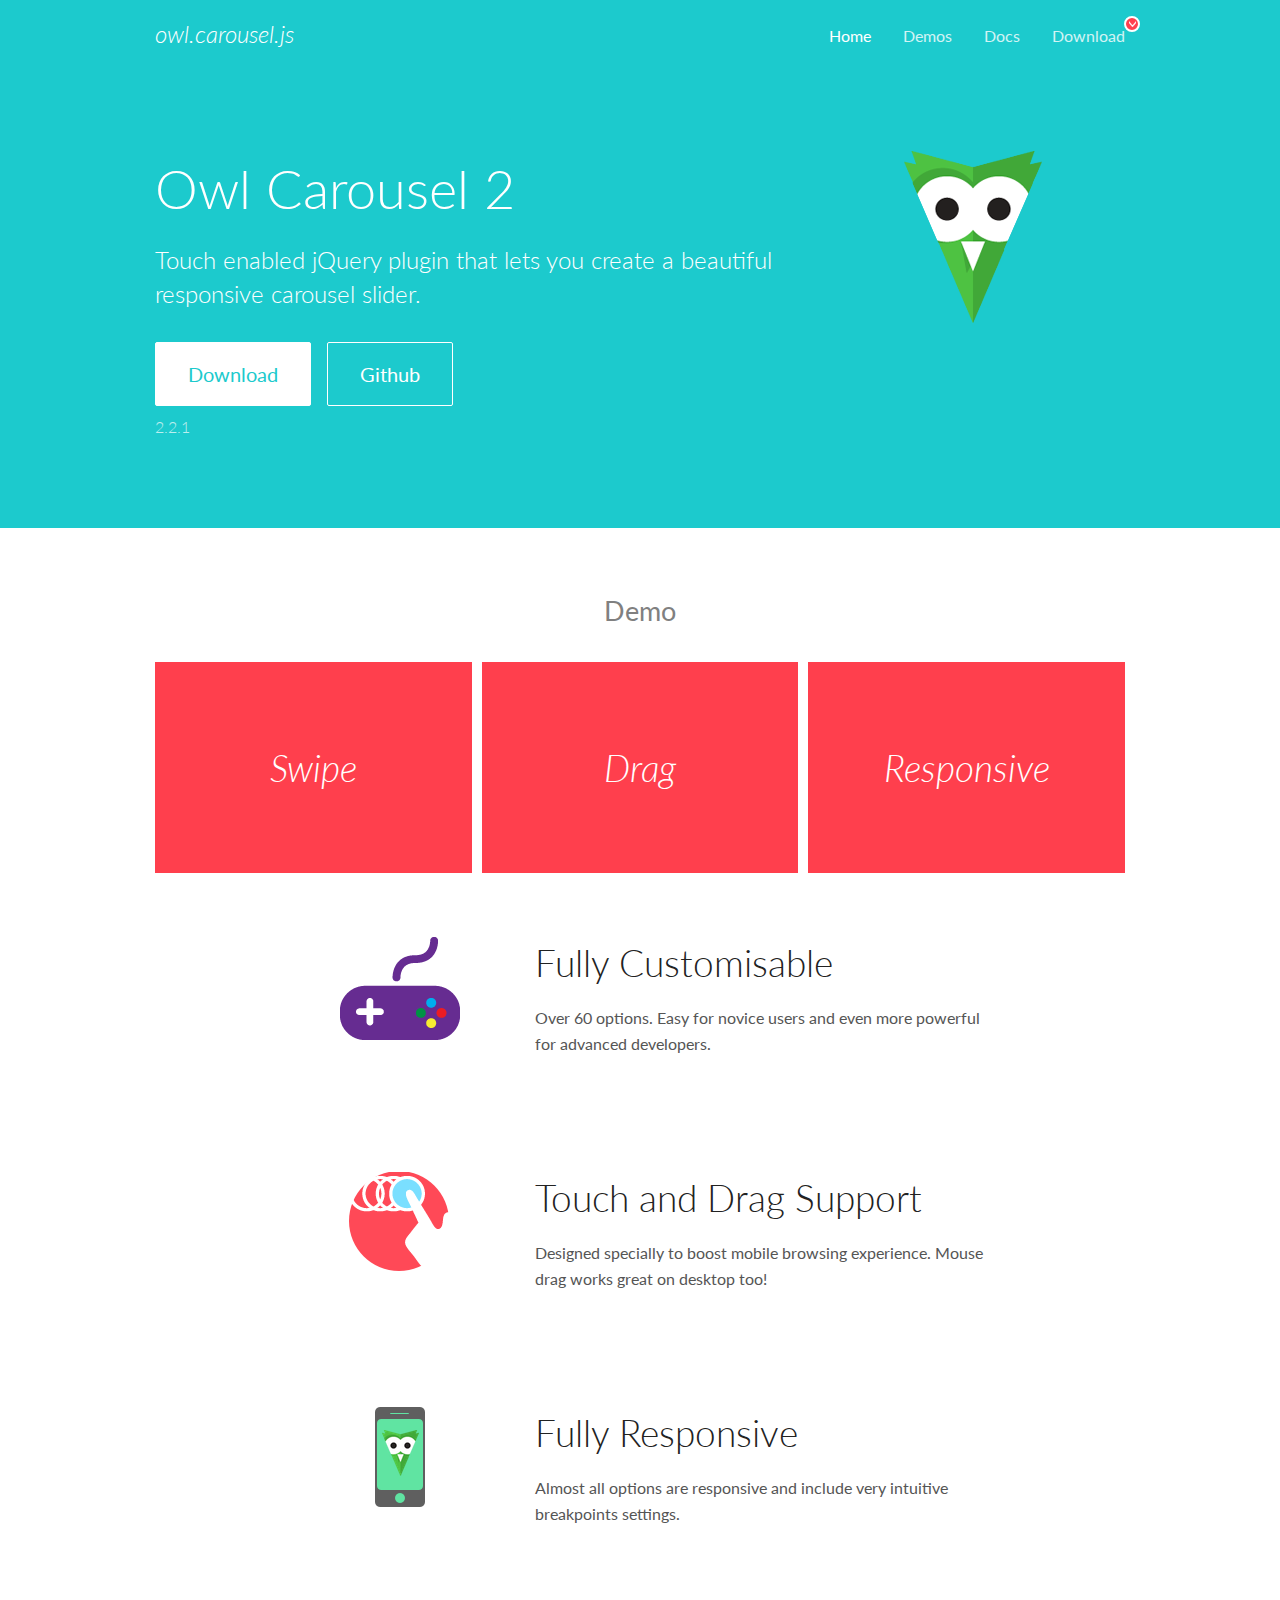
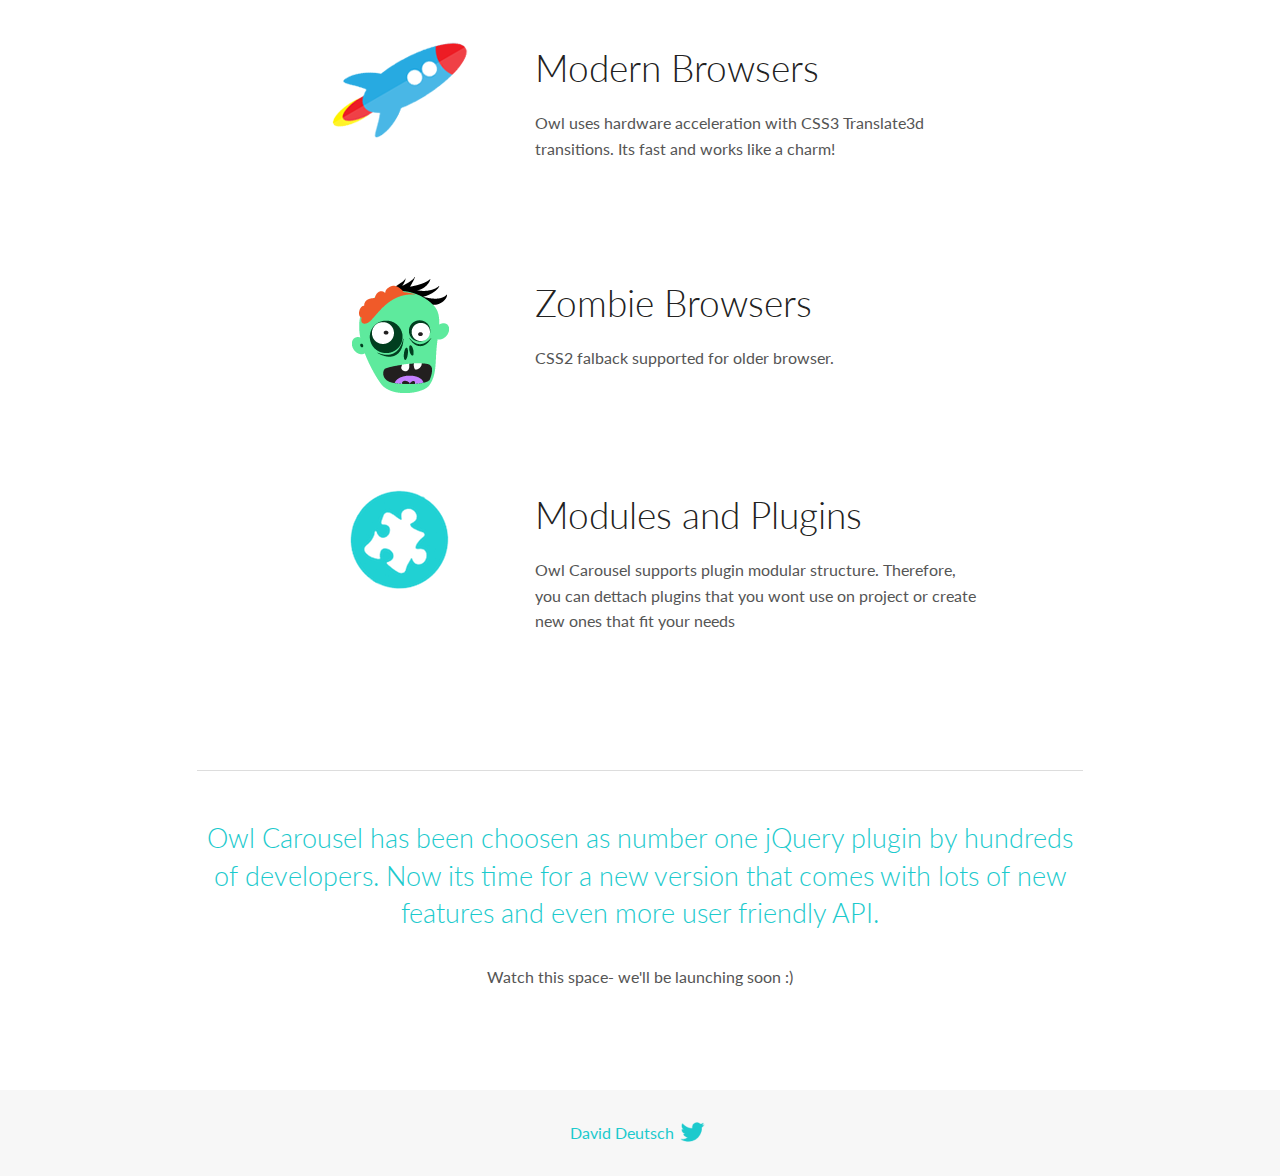
<file: lib/owl.carousel/docs/index.html>
<!DOCTYPE html>
<html lang="en">
  <head>

    <!-- head -->
    <meta charset="utf-8">
    <meta name="msapplication-tap-highlight" content="no" />
    <meta name="viewport" content="width=device-width, initial-scale=1.0" />
    <meta name="description" content="Touch enabled jQuery plugin that lets you create beautiful responsive carousel slider.">
    <meta name="author" content="David Deutsch">
    <title>
      Home | Owl Carousel | 2.2.1
    </title>

    <!-- Stylesheets -->
    <link href='https://fonts.googleapis.com/css?family=Lato:300,400,700,400italic,300italic' rel='stylesheet' type='text/css'>
    <link rel="stylesheet" href="assets/css/docs.theme.min.css">

    <!-- Owl Stylesheets -->
    <link rel="stylesheet" href="assets/owlcarousel/assets/owl.carousel.min.css">
    <link rel="stylesheet" href="assets/owlcarousel/assets/owl.theme.default.min.css">

    <!-- HTML5 shim and Respond.js IE8 support of HTML5 elements and media queries -->

    <!--[if lt IE 9]>
      <script src="https://oss.maxcdn.com/libs/html5shiv/3.7.0/html5shiv.js"></script>
      <script src="https://oss.maxcdn.com/libs/respond.js/1.3.0/respond.min.js"></script>
    <![endif]-->

    <!-- Favicons -->
    <link rel="apple-touch-icon-precomposed" sizes="144x144" href="assets/ico/apple-touch-icon-144-precomposed.png">
    <link rel="shortcut icon" href="assets/ico/favicon.png">
    <link rel="shortcut icon" href="favicon.ico">

    <!-- Yeah i know js should not be in header. Its required for demos.-->

    <!-- javascript -->
    <script src="assets/vendors/jquery.min.js"></script>
    <script src="assets/owlcarousel/owl.carousel.js"></script>
  </head>
  <body>

    <!-- header -->
    <header class="header">
      <div class="row">
        <div class="large-12 columns">
          <div class="brand left">
            <h3>
              <a href="/OwlCarousel2/">owl.carousel.js</a> 
            </h3>
          </div>
          <a id="toggle-nav" class="right">
            <span></span> <span></span> <span></span> 
          </a> 
          <div class="nav-bar">
            <ul class="clearfix">
              <li class="active">
                <a href="/OwlCarousel2/index.html">Home</a> 
              </li>
              <li> <a href="/OwlCarousel2/demos/demos.html">Demos</a>  </li>
              <li> <a href="/OwlCarousel2/docs/started-welcome.html">Docs</a>  </li>
              <li>
                <a href="https://github.com/OwlCarousel2/OwlCarousel2/archive/2.2.1.zip">Download</a> 
                <span class="download"></span> 
              </li>
            </ul>
          </div>
        </div>
      </div>
    </header>

    <!-- home panel -->
    <section id="hero">
      <div class="row">
        <div class="large-8 medium-8 columns">
          <h1>Owl Carousel 2</h1>
          <h4>Touch enabled jQuery plugin that lets you create a beautiful responsive carousel slider.</h4>
          <a href="https://github.com/OwlCarousel2/OwlCarousel2/archive/2.2.1.zip" class="hero-button">Download</a> 
          <a href="https://github.com/OwlCarousel2/OwlCarousel2" class="hero-button outline">Github</a> 
          <p>2.2.1</p>
        </div>
        <div class="large-4 medium-4 columns">
          <img class="owl-logo" src="assets/img/owl-logo.png" alt="mr. Owl">
        </div>
      </div>
    </section>

    <!-- body -->
    <div class="home-demo">
      <div class="row">
        <div class="large-12 columns">
          <h3>Demo</h3>
          <div class="owl-carousel">
            <div class="item">
              <h2>Swipe</h2>
            </div>
            <div class="item">
              <h2>Drag</h2>
            </div>
            <div class="item">
              <h2>Responsive</h2>
            </div>
            <div class="item">
              <h2>CSS3</h2>
            </div>
            <div class="item">
              <h2>Fast</h2>
            </div>
            <div class="item">
              <h2>Easy</h2>
            </div>
            <div class="item">
              <h2>Free</h2>
            </div>
            <div class="item">
              <h2>Upgradable</h2>
            </div>
            <div class="item">
              <h2>Tons of options</h2>
            </div>
            <div class="item">
              <h2>Infinity</h2>
            </div>
            <div class="item">
              <h2>Auto Width</h2>
            </div>
          </div>
        </div>
      </div>
    </div>
    <script>
      var owl = $('.owl-carousel');
      owl.owlCarousel({
        margin: 10,
        loop: true,
        responsive: {
          0: {
            items: 1
          },
          600: {
            items: 2
          },
          1000: {
            items: 3
          }
        }
      })
    </script>

    <!-- features -->
    <div id="features">
      <div class="row">
        <div class="small-12 medium-9 small-centered columns">
          <section class="row feature">
            <div class="medium-4 small-12 columns">
              <img src="assets/img/feature-options.png" alt="">
            </div>
            <div class="medium-8 small-12 columns">
              <h2>Fully Customisable</h2>
              <p>Over 60 options. Easy for novice users and even more powerful for advanced developers.</p>
            </div>
          </section>
          <section class="row feature">
            <div class="medium-4 small-12 columns">
              <img src="assets/img/feature-drag.png" alt="">
            </div>
            <div class="medium-8 small-12 columns">
              <h2>Touch and Drag Support</h2>
              <p>Designed specially to boost mobile browsing experience. Mouse drag works great on desktop too!</p>
            </div>
          </section>
          <section class="row feature">
            <div class="medium-4 small-12 columns">
              <img src="assets/img/feature-responsive.png" alt="">
            </div>
            <div class="medium-8 small-12 columns">
              <h2>Fully Responsive</h2>
              <p>Almost all options are responsive and include very intuitive breakpoints settings.</p>
            </div>
          </section>
          <section class="row feature">
            <div class="medium-4 small-12 columns">
              <img src="assets/img/feature-modern.png" alt="">
            </div>
            <div class="medium-8 small-12 columns">
              <h2>Modern Browsers</h2>
              <p>Owl uses hardware acceleration with CSS3 Translate3d transitions. Its fast and works like a charm! </p>
            </div>
          </section>
          <section class="row feature">
            <div class="medium-4 small-12 columns">
              <img src="assets/img/feature-zombie.png" alt="">
            </div>
            <div class="medium-8 small-12 columns">
              <h2>Zombie Browsers</h2>
              <p>CSS2 falback supported for older browser.</p>
            </div>
          </section>
          <section class="row feature">
            <div class="medium-4 small-12 columns">
              <img src="assets/img/feature-module.png" alt="">
            </div>
            <div class="medium-8 small-12 columns">
              <h2>Modules and Plugins</h2>
              <p>Owl Carousel supports plugin modular structure. Therefore, you can dettach plugins that you wont use on project or create new ones that fit your needs</p>
            </div>
          </section>
        </div>
      </div>
    </div>

    <!-- footer -->
    <section id="teaser-text">
      <div class="row">
        <div class="small-12 medium-11 small-centered columns">
          <hr>
          <h3 id="owl-carousel-has-been-choosen-as-number-one-jquery-plugin-by-hundreds-of-developers-now-its-time-for-a-new-version-that-comes-with-lots-of-new-features-and-even-more-user-friendly-api-">Owl Carousel has been choosen as number one jQuery plugin by hundreds of developers. Now its time for a new version that comes with lots of new features and even more user friendly API.</h3>
          <p>Watch this space- we&#39;ll be launching soon :)</p>
        </div>
      </div>
    </section>

    <!-- footer -->
    <footer class="footer">
      <div class="row">
        <div class="large-12 columns">
          <h5>
            <a href="/OwlCarousel2/docs/support-contact.html">David Deutsch</a> 
            <a id="custom-tweet-button" href="https://twitter.com/share?url=https://github.com/OwlCarousel2/OwlCarousel2&text=Owl Carousel - This is so awesome! " target="_blank"></a> 
          </h5>
        </div>
      </div>
    </footer>

    <!-- vendors -->
    <script src="assets/vendors/highlight.js"></script>
    <script src="assets/js/app.js"></script>
  </body>
</html>
</file>
